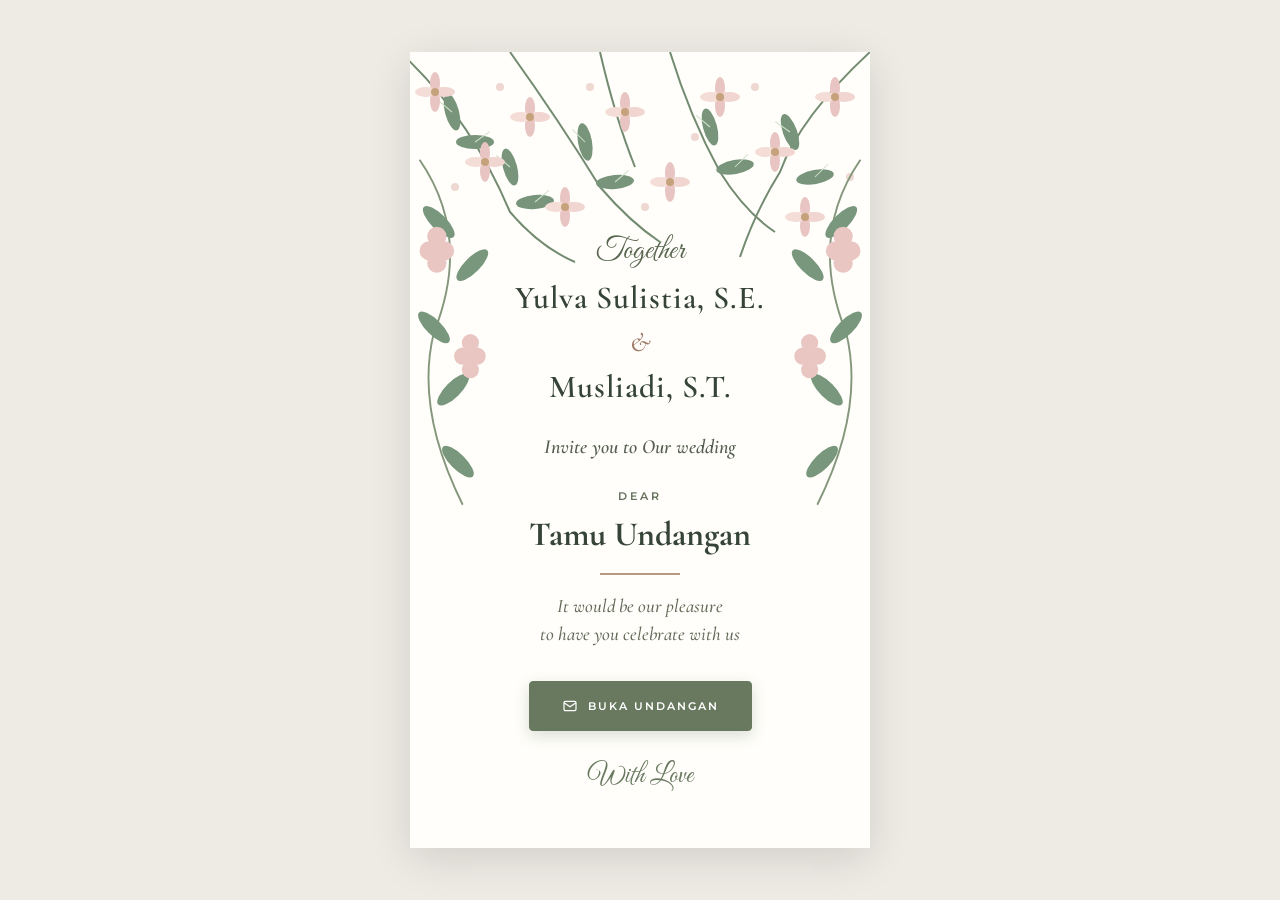
<file: index.html>
<!DOCTYPE html>
<html lang="id">
<head>
<meta charset="UTF-8">
<meta name="viewport" content="width=device-width, initial-scale=1.0">

<title>The Wedding of Yulva Sulistia, S.E & Musliadi, S.T</title>

<link rel="preconnect" href="https://fonts.googleapis.com">
<link rel="preconnect" href="https://fonts.gstatic.com" crossorigin>

<link href="https://fonts.googleapis.com/css2?family=Cormorant+Garamond:wght@400;500;600;700&family=Montserrat:wght@300;400;500;600&family=Great+Vibes&display=swap" rel="stylesheet">

<style>

/* =====================================
   PENGATURAN DASAR
===================================== */

* {
    margin: 0;
    padding: 0;
    box-sizing: border-box;
}

body {
    min-height: 100vh;
    background: #eeeae4;
    display: flex;
    justify-content: center;
    align-items: center;
    padding: 20px;
    font-family: 'Montserrat', sans-serif;
}

.invitation {
    width: 100%;
    max-width: 460px;
    min-height: 680px;
    background: #fffefa;
    position: relative;
    overflow: hidden;
    text-align: center;
    box-shadow: 0 10px 40px rgba(0,0,0,0.12);
}

.content {
    position: relative;
    z-index: 3;
    padding: 180px 25px 55px;
}

/* =====================================
   ORNAMEN BUNGA
===================================== */

.flower-top {
    position: absolute;
    width: 100%;
    height: 250px;
    top: 0;
    left: 0;
    z-index: 2;
    pointer-events: none;
}

.flower-left,
.flower-right {
    position: absolute;
    width: 115px;
    height: 370px;
    top: 100px;
    z-index: 2;
    pointer-events: none;
}

.flower-left {
    left: 0;
}

.flower-right {
    right: 0;
    transform: scaleX(-1);
}

/* =====================================
   JUDUL
===================================== */

.small-title {
    font-family: 'Great Vibes', cursive;
    font-size: 30px;
    color: #59664f;
    margin-bottom: 8px;
    font-weight: 400;
}

.subtitle {
    font-family: 'Montserrat', sans-serif;
    font-size: 11px;
    font-weight: 600;
    letter-spacing: 3px;
    color: #59644f;
    margin-bottom: 27px;
}

/* =====================================
   NAMA LENGKAP PENGANTIN
===================================== */

.couple-name {
    font-family: 'Cormorant Garamond', serif;
    font-size: 32px;
    line-height: 1.25;
    letter-spacing: 1px;
    font-weight: 600;
    color: #354437;
    text-transform: none;
    margin: 0 auto;
    max-width: 100%;
    overflow-wrap: break-word;
}

/* TANDA & */

.ampersand {
    font-family: 'Cormorant Garamond', serif;
    font-size: 27px;
    font-style: italic;
    font-weight: 500;
    color: #a17d68;
    margin: 8px 0;
}

/* =====================================
   KALIMAT UNDANGAN
===================================== */

.invite-text {
    font-family: 'Cormorant Garamond', serif;
    font-weight: 600;
    font-style: italic;
    font-size: 20px;
    color: #555e50;
    margin-top: 28px;
    margin-bottom: 30px;
}

/* =====================================
   NAMA TAMU
===================================== */

.guest-section {
    margin-top: 12px;
}

.guest-label {
    font-family: 'Montserrat', sans-serif;
    font-size: 11px;
    font-weight: 600;
    letter-spacing: 3px;
    color: #65705d;
    margin-bottom: 12px;
}

.guest-name {
    font-family: 'Cormorant Garamond', serif;
    font-size: 34px;
    font-weight: 700;
    line-height: 1.2;
    color: #354437;
    overflow-wrap: anywhere;
    padding: 0 10px;
}

.guest-line {
    width: 80px;
    height: 2px;
    background: #b89b7c;
    margin: 17px auto;
}

.guest-description {
    font-family: 'Cormorant Garamond', serif;
    font-size: 19px;
    font-weight: 500;
    font-style: italic;
    color: #626957;
    line-height: 1.5;
}

/* =====================================
   TOMBOL BUKA UNDANGAN
===================================== */

.open-button {
    display: inline-flex;
    align-items: center;
    justify-content: center;
    gap: 10px;
    margin-top: 32px;
    padding: 16px 32px;
    background: #68795f;
    border: 1px solid #68795f;
    border-radius: 4px;
    color: #ffffff;
    text-decoration: none;
    font-family: 'Montserrat', sans-serif;
    font-size: 11px;
    font-weight: 600;
    letter-spacing: 2px;
    transition: all 0.3s ease;
    box-shadow: 0 5px 15px rgba(80,95,75,0.2);
}

.open-button:hover {
    background: #4d6048;
    border-color: #4d6048;
    color: #ffffff;
    transform: translateY(-3px);
}

.open-button svg {
    width: 16px;
    height: 16px;
    flex-shrink: 0;
    display: block;
    stroke: currentColor;
    stroke-width: 1.8;
}

/* =====================================
   FOOTER
===================================== */

.footer {
    font-family: 'Great Vibes', cursive;
    font-size: 27px;
    font-weight: 400;
    color: #68795f;
    margin-top: 28px;
}

/* =====================================
   RESPONSIVE HP
===================================== */

@media (max-width: 480px) {

    body {
        padding: 10px;
    }

    .invitation {
        min-height: 680px;
    }

    .content {
        padding: 175px 18px 45px;
    }

    .flower-top {
        height: 220px;
    }

    .flower-left,
    .flower-right {
        width: 90px;
        height: 330px;
    }

    .small-title {
        font-size: 27px;
    }

    .subtitle {
        font-size: 9px;
        letter-spacing: 2.5px;
    }

    /* NAMA PENGANTIN DI HP */

    .couple-name {
        font-size: 27px;
        line-height: 1.3;
        letter-spacing: 0.5px;
    }

    .ampersand {
        font-size: 25px;
        margin: 7px 0;
    }

    .invite-text {
        font-size: 18px;
    }

    .guest-name {
        font-size: 30px;
    }

    .guest-description {
        font-size: 17px;
    }

    .open-button {
        padding: 15px 26px;
        font-size: 10px;
        gap: 9px;
    }

    .open-button svg {
        width: 15px;
        height: 15px;
    }
}

</style>
</head>

<body>

<div class="invitation">

    <!-- =================================
         BUNGA BAGIAN ATAS
    ================================== -->

    <svg class="flower-top" viewBox="0 0 460 250"
         preserveAspectRatio="xMidYMin slice"
         xmlns="http://www.w3.org/2000/svg">

        <defs>

            <g id="leaf">
                <ellipse cx="0" cy="0" rx="7" ry="19"
                         fill="#78947b"
                         transform="rotate(35)"/>
                <path d="M0 0 Q0 -10 0 -18"
                      stroke="#d1e0ca" fill="none"/>
            </g>

            <g id="pinkflower">
                <ellipse cx="0" cy="-9" rx="5" ry="11" fill="#e8c5c2"/>
                <ellipse cx="9" cy="0" rx="5" ry="11" fill="#f0d5d0" transform="rotate(90 9 0)"/>
                <ellipse cx="0" cy="9" rx="5" ry="11" fill="#e8c5c2"/>
                <ellipse cx="-9" cy="0" rx="5" ry="11" fill="#f5ddd7" transform="rotate(90 -9 0)"/>
                <circle cx="0" cy="0" r="4" fill="#c5a17c"/>
            </g>

        </defs>

        <!-- CABANG -->

        <g fill="none" stroke="#738b71" stroke-width="2">
            <path d="M-10 0 Q60 65 100 160 Q130 195 165 210"/>
            <path d="M100 0 Q150 70 190 135 Q220 170 250 190"/>
            <path d="M260 0 Q280 65 310 120 Q335 160 365 180"/>
            <path d="M460 0 Q390 65 370 120 Q345 160 330 205"/>
            <path d="M190 0 Q205 65 225 115"/>
        </g>

        <!-- DAUN -->

        <g>
            <use href="#leaf" x="42" y="60" transform="rotate(-50 42 60)"/>
            <use href="#leaf" x="65" y="90" transform="rotate(55 65 90)"/>
            <use href="#leaf" x="100" y="115" transform="rotate(-50 100 115)"/>
            <use href="#leaf" x="125" y="150" transform="rotate(50 125 150)"/>
            <use href="#leaf" x="175" y="90" transform="rotate(-45 175 90)"/>
            <use href="#leaf" x="205" y="130" transform="rotate(50 205 130)"/>
            <use href="#leaf" x="300" y="75" transform="rotate(-50 300 75)"/>
            <use href="#leaf" x="325" y="115" transform="rotate(45 325 115)"/>
            <use href="#leaf" x="380" y="80" transform="rotate(-55 380 80)"/>
            <use href="#leaf" x="405" y="125" transform="rotate(45 405 125)"/>
        </g>

        <!-- BUNGA -->

        <g>
            <use href="#pinkflower" x="25" y="40"/>
            <use href="#pinkflower" x="75" y="110"/>
            <use href="#pinkflower" x="120" y="65"/>
            <use href="#pinkflower" x="155" y="155"/>
            <use href="#pinkflower" x="215" y="60"/>
            <use href="#pinkflower" x="260" y="130"/>
            <use href="#pinkflower" x="310" y="45"/>
            <use href="#pinkflower" x="365" y="100"/>
            <use href="#pinkflower" x="425" y="45"/>
            <use href="#pinkflower" x="395" y="165"/>
        </g>

        <!-- BUNGA KECIL -->

        <g fill="#efd8d1">
            <circle cx="45" cy="135" r="4"/>
            <circle cx="90" cy="35" r="4"/>
            <circle cx="180" cy="35" r="4"/>
            <circle cx="235" cy="155" r="4"/>
            <circle cx="285" cy="85" r="4"/>
            <circle cx="345" cy="35" r="4"/>
            <circle cx="440" cy="125" r="4"/>
        </g>

    </svg>


    <!-- =================================
         BUNGA SISI KIRI
    ================================== -->

    <svg class="flower-left" viewBox="0 0 120 370"
         xmlns="http://www.w3.org/2000/svg">

        <path d="M10 0 Q65 80 25 180 Q5 260 55 360"
              fill="none" stroke="#84977c" stroke-width="2"/>

        <g fill="#78977d">
            <ellipse cx="30" cy="65" rx="8" ry="22" transform="rotate(-45 30 65)"/>
            <ellipse cx="65" cy="110" rx="8" ry="22" transform="rotate(45 65 110)"/>
            <ellipse cx="25" cy="175" rx="8" ry="22" transform="rotate(-45 25 175)"/>
            <ellipse cx="45" cy="240" rx="8" ry="22" transform="rotate(45 45 240)"/>
            <ellipse cx="50" cy="315" rx="8" ry="22" transform="rotate(-45 50 315)"/>
        </g>

        <g fill="#e9c6c2">

            <circle cx="20" cy="95" r="10"/>
            <circle cx="36" cy="95" r="10"/>
            <circle cx="28" cy="80" r="10"/>
            <circle cx="28" cy="108" r="10"/>
            <circle cx="28" cy="95" r="5"/>

            <circle cx="55" cy="205" r="9"/>
            <circle cx="70" cy="205" r="9"/>
            <circle cx="63" cy="191" r="9"/>
            <circle cx="63" cy="219" r="9"/>
            <circle cx="63" cy="205" r="4"/>

        </g>

    </svg>


    <!-- =================================
         BUNGA SISI KANAN
    ================================== -->

    <svg class="flower-right" viewBox="0 0 120 370"
         xmlns="http://www.w3.org/2000/svg">

        <path d="M10 0 Q65 80 25 180 Q5 260 55 360"
              fill="none" stroke="#84977c" stroke-width="2"/>

        <g fill="#78977d">
            <ellipse cx="30" cy="65" rx="8" ry="22" transform="rotate(-45 30 65)"/>
            <ellipse cx="65" cy="110" rx="8" ry="22" transform="rotate(45 65 110)"/>
            <ellipse cx="25" cy="175" rx="8" ry="22" transform="rotate(-45 25 175)"/>
            <ellipse cx="45" cy="240" rx="8" ry="22" transform="rotate(45 45 240)"/>
            <ellipse cx="50" cy="315" rx="8" ry="22" transform="rotate(-45 50 315)"/>
        </g>

        <g fill="#e9c6c2">

            <circle cx="20" cy="95" r="10"/>
            <circle cx="36" cy="95" r="10"/>
            <circle cx="28" cy="80" r="10"/>
            <circle cx="28" cy="108" r="10"/>
            <circle cx="28" cy="95" r="5"/>

            <circle cx="55" cy="205" r="9"/>
            <circle cx="70" cy="205" r="9"/>
            <circle cx="63" cy="191" r="9"/>
            <circle cx="63" cy="219" r="9"/>
            <circle cx="63" cy="205" r="4"/>

        </g>

    </svg>


    <!-- =================================
         KONTEN UNDANGAN
    ================================== -->

    <div class="content">

        <!-- JUDUL -->

        <p class="small-title">
            Together
        </p>


        <!-- NAMA PENGANTIN -->

        <h1 class="couple-name">
            Yulva Sulistia, S.E.
        </h1>

        <div class="ampersand">&</div>

        <h1 class="couple-name">
            Musliadi, S.T.
        </h1>


        <!-- KALIMAT UNDANGAN -->

        <p class="invite-text">
            Invite you to Our wedding
        </p>


        <!-- =================================
             NAMA TAMU UNDANGAN
        ================================== -->

        <div class="guest-section">

            <p class="guest-label">
                DEAR
            </p>

            <div class="guest-name" id="guestName">
                Tamu Undangan
            </div>

            <div class="guest-line"></div>

            <p class="guest-description">
                It would be our pleasure<br>
                to have you celebrate with us
            </p>

        </div>


        <!-- =================================
             TOMBOL BUKA UNDANGAN
        ================================== -->

        <a href="main.html" class="open-button">

            <svg viewBox="0 0 24 24"
                 fill="none"
                 xmlns="http://www.w3.org/2000/svg">

                <rect x="3" y="5" width="18" height="14" rx="2"/>
                <path d="M3 7L12 13L21 7"/>

            </svg>

            <span>BUKA UNDANGAN</span>

        </a>


        <!-- FOOTER -->

        <p class="footer">
            With Love
        </p>

    </div>

</div>


<!-- =====================================
     SCRIPT NAMA TAMU OTOMATIS
===================================== -->

<script>

    // Mengambil parameter nama tamu dari link
    const params = new URLSearchParams(window.location.search);

    // Membaca nama tamu
    const guest = params.get("to");

    // Menampilkan nama tamu secara otomatis
    const guestName = document.getElementById("guestName");

    if (guestName) {
        guestName.textContent = guest
            ? guest.replace(/\+/g, " ").trim()
            : "Tamu Undangan";
    }

</script>

</body>
</html>
</file>
